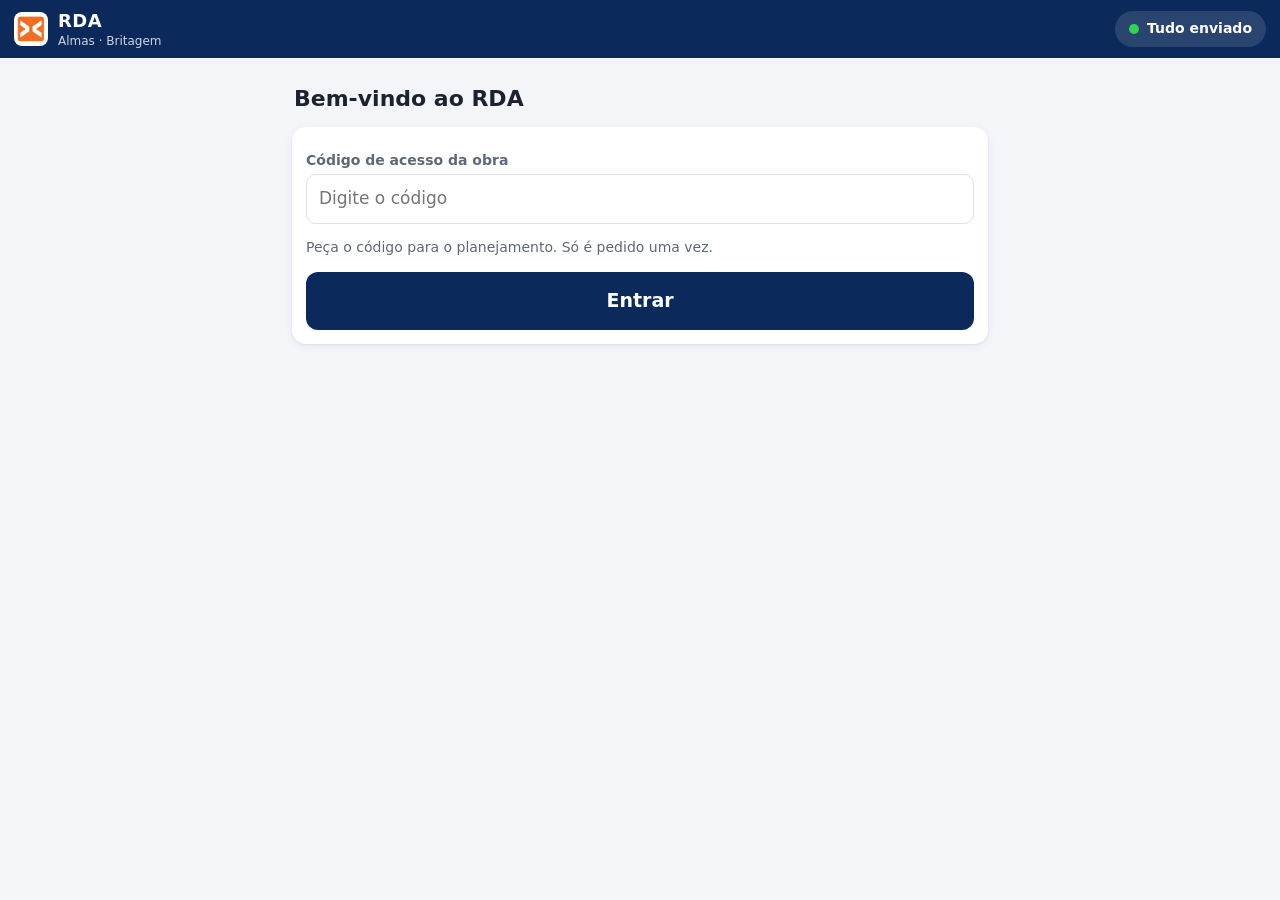
<file: index.html>
<!DOCTYPE html>
<html lang="pt-BR">
<head>
<meta charset="utf-8">
<meta name="viewport" content="width=device-width, initial-scale=1, viewport-fit=cover">
<meta name="theme-color" content="#0b2a5b">
<meta name="apple-mobile-web-app-capable" content="yes">
<meta name="mobile-web-app-capable" content="yes">
<meta name="apple-mobile-web-app-title" content="RDA Almas">
<meta name="apple-mobile-web-app-status-bar-style" content="black-translucent">
<title>RDA Almas</title>
<link rel="manifest" href="manifest.webmanifest">
<link rel="icon" href="icon-192.png">
<link rel="apple-touch-icon" href="icon-192.png">
<link rel="preconnect" href="https://fonts.googleapis.com"><link rel="preconnect" href="https://fonts.gstatic.com" crossorigin>
<link rel="stylesheet" href="https://fonts.googleapis.com/css2?family=Caveat:wght@600&family=Dancing+Script:wght@600&family=Great+Vibes&display=swap">
<link rel="stylesheet" href="style.css">
</head>
<body>
<header id="topbar">
  <div class="brand"><img src="icon-192.png" alt=""><div><b>RDA</b><small id="topsub">Almas · Britagem</small></div></div>
  <div style="display:flex;align-items:center;gap:8px"><button id="bell" class="bell hidden" type="button" aria-label="Avisos">🔔<span id="bellcount" class="hidden">0</span></button><button id="syncpill" class="pill" type="button"><span class="dot"></span><span id="synctext">…</span></button></div>
</header>
<main id="app"></main>
<div id="sheet" class="sheet hidden"><div class="sheet-bg"></div><div class="sheet-body" id="sheetbody"></div></div>
<div id="toast" class="toast hidden"></div>
<script src="config.js"></script>
<script src="db.js"></script>
<script src="pdf.js"></script>
<script src="admin.js"></script>
<script src="app.js"></script>
<script>
if ('serviceWorker' in navigator) {
  window.addEventListener('load', function () { navigator.serviceWorker.register('sw.js').catch(function(){}); });
}
</script>
</body>
</html>
</file>
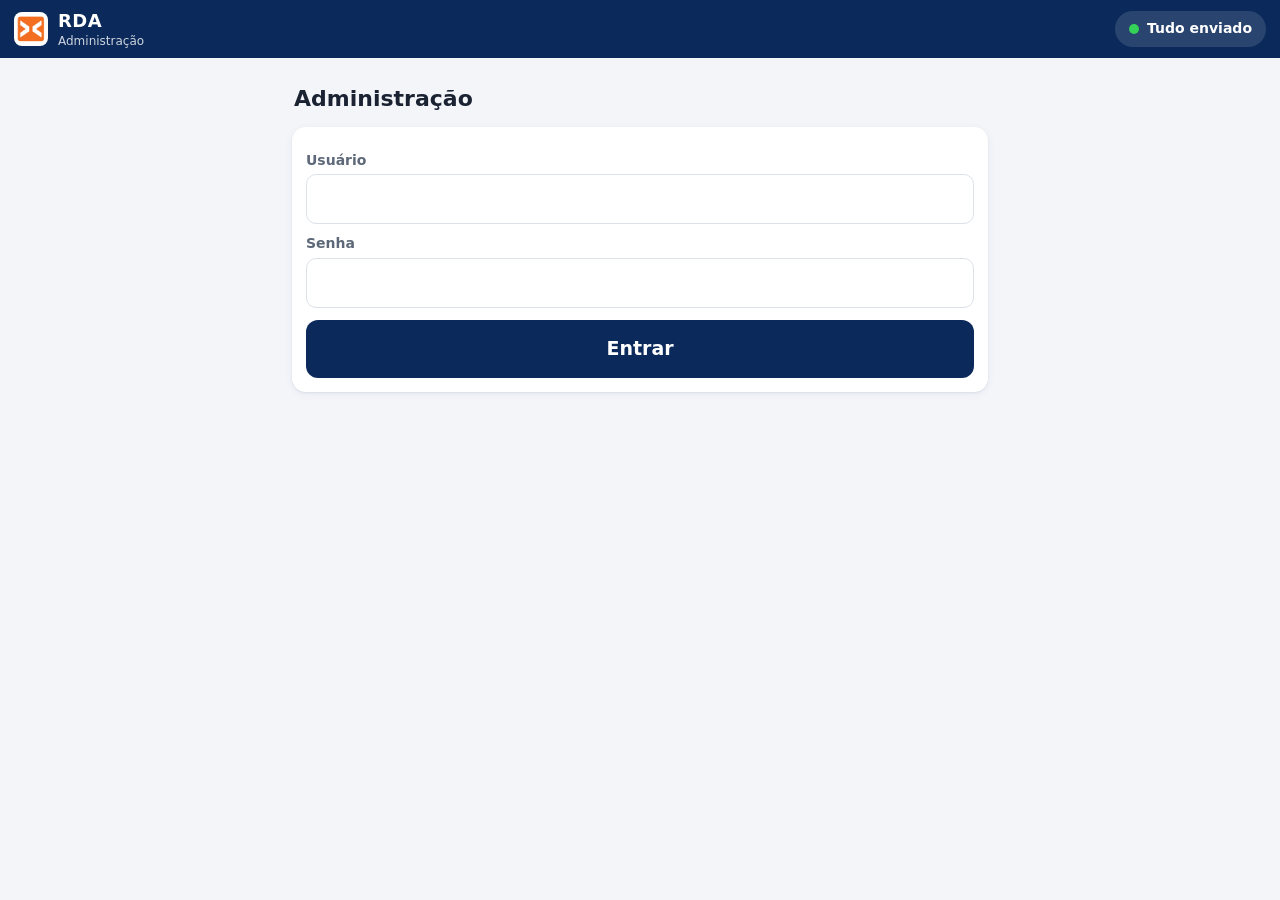
<file: admin.html>
<!DOCTYPE html>
<html lang="pt-BR">
<head>
<meta charset="utf-8">
<meta name="viewport" content="width=device-width, initial-scale=1, viewport-fit=cover">
<meta name="theme-color" content="#0b2a5b">
<meta name="apple-mobile-web-app-capable" content="yes">
<meta name="mobile-web-app-capable" content="yes">
<meta name="apple-mobile-web-app-title" content="RDA Admin">
<meta name="apple-mobile-web-app-status-bar-style" content="black-translucent">
<title>RDA Admin</title>
<link rel="manifest" href="manifest-admin.webmanifest">
<link rel="icon" href="icon-192.png">
<link rel="apple-touch-icon" href="icon-192.png">
<link rel="preconnect" href="https://fonts.googleapis.com"><link rel="preconnect" href="https://fonts.gstatic.com" crossorigin>
<link rel="stylesheet" href="https://fonts.googleapis.com/css2?family=Caveat:wght@600&family=Dancing+Script:wght@600&family=Great+Vibes&display=swap">
<link rel="stylesheet" href="style.css">
</head>
<body>
<header id="topbar">
  <div class="brand"><img src="icon-192.png" alt=""><div><b>RDA</b><small id="topsub">Almas · Britagem</small></div></div>
  <div style="display:flex;align-items:center;gap:8px"><button id="bell" class="bell hidden" type="button" aria-label="Avisos">🔔<span id="bellcount" class="hidden">0</span></button><button id="syncpill" class="pill" type="button"><span class="dot"></span><span id="synctext">…</span></button></div>
</header>
<main id="app"></main>
<div id="sheet" class="sheet hidden"><div class="sheet-bg"></div><div class="sheet-body" id="sheetbody"></div></div>
<div id="toast" class="toast hidden"></div>
<script>if (location.hash !== '#admin') history.replaceState(null, '', location.pathname + location.search + '#admin');</script>
<script src="config.js"></script>
<script src="db.js"></script>
<script src="pdf.js"></script>
<script src="admin.js"></script>
<script src="app.js"></script>
<script>
if ('serviceWorker' in navigator) {
  window.addEventListener('load', function () { navigator.serviceWorker.register('sw.js').catch(function(){}); });
}
</script>
</body>
</html>
</file>
<file: style.css>
:root{
  --navy:#0b2a5b; --navy2:#16407f; --orange:#f26f21; --bg:#f3f5f9; --card:#fff; --ink:#1b2333; --muted:#5d6878;
  --line:#dde2ea; --ok:#1e8e3e; --bad:#d93025; --warn:#e8710a; --r:14px;
  --safe-b: env(safe-area-inset-bottom, 0px);
}
*{box-sizing:border-box;-webkit-tap-highlight-color:transparent}
html,body{margin:0;background:var(--bg);color:var(--ink);font:17px/1.4 system-ui,-apple-system,"Segoe UI",Roboto,Arial,sans-serif}
button,input,select,textarea{font:inherit;color:inherit}
input,select,textarea{width:100%;padding:12px 12px;border:1.5px solid var(--line);border-radius:10px;background:#fff;min-height:48px}
input:focus,select:focus,textarea:focus{outline:none;border-color:var(--navy2);box-shadow:0 0 0 3px #16407f22}
textarea{min-height:84px;resize:vertical}
label.f{display:block;font-size:14px;font-weight:600;color:var(--muted);margin:10px 0 4px}
.hidden{display:none!important}

#topbar{position:sticky;top:0;z-index:20;display:flex;align-items:center;justify-content:space-between;gap:10px;
  padding:calc(8px + env(safe-area-inset-top,0px)) 14px 8px;background:var(--navy);color:#fff}
.brand{display:flex;align-items:center;gap:10px}
.brand img{width:34px;height:34px;border-radius:8px;background:#fff}
.brand b{display:block;font-size:18px;letter-spacing:.5px}
.brand small{display:block;font-size:12px;opacity:.8}
.pill{display:flex;align-items:center;gap:8px;border:0;border-radius:99px;padding:8px 14px;background:#ffffff1f;color:#fff;font-size:14px;font-weight:600}
.pill .dot{width:10px;height:10px;border-radius:50%;background:#9aa4b2}
.pill.on .dot{background:#34d058}.pill.off .dot{background:#ffb020}.pill.busy .dot{background:#5ab0ff;animation:pulse 1s infinite}
@keyframes pulse{50%{opacity:.3}}

main{max-width:720px;margin:0 auto;padding:14px 12px calc(110px + var(--safe-b))}
h1{font-size:22px;margin:6px 2px 12px}
h2{font-size:18px;margin:0}
.card{background:var(--card);border-radius:var(--r);padding:14px;margin:0 0 14px;box-shadow:0 1px 2px #0b2a5b14,0 2px 10px #0b2a5b0d}
.card-h{display:flex;align-items:center;justify-content:space-between;gap:8px;margin-bottom:10px}
.card-h .n{display:inline-grid;place-items:center;width:28px;height:28px;border-radius:8px;background:var(--navy);color:#fff;font-size:15px;font-weight:700;margin-right:8px}
.card-h h2{display:flex;align-items:center}
.muted{color:var(--muted)} .small{font-size:14px}
.row{display:flex;gap:10px}.row>*{flex:1}
.grid2{display:grid;grid-template-columns:1fr 1fr;gap:10px}

.btn{display:inline-flex;align-items:center;justify-content:center;gap:8px;min-height:50px;padding:0 18px;border-radius:12px;border:0;
  background:var(--navy);color:#fff;font-weight:700;font-size:17px;cursor:pointer}
.btn.big{min-height:58px;font-size:19px;width:100%}
.btn.orange{background:var(--orange)} .btn.ghost{background:#eef1f6;color:var(--navy)} .btn.danger{background:#fde7e5;color:var(--bad)}
.btn.ok{background:var(--ok)} .btn.sm{min-height:40px;padding:0 12px;font-size:15px;border-radius:10px}
.btn:disabled{opacity:.5}
.btn.block{width:100%}
.link{background:none;border:0;color:var(--navy2);font-weight:700;padding:6px 0;text-decoration:underline;cursor:pointer}

/* lista de nomes */
.search{position:relative;margin-bottom:12px}
.search input{padding-left:44px;font-size:18px}
.search:before{content:"🔍";position:absolute;left:14px;top:12px;font-size:18px;opacity:.6}
.namelist button{display:flex;width:100%;text-align:left;align-items:center;justify-content:space-between;gap:10px;padding:14px;margin-bottom:8px;
  border:1.5px solid var(--line);border-radius:12px;background:#fff;min-height:62px}
.namelist b{display:block;font-size:17px}.namelist small{color:var(--muted)}
.tag{display:inline-block;font-size:12px;font-weight:700;padding:3px 8px;border-radius:6px;background:#eef1f6;color:var(--navy)}

/* cabeçalho do RDA */
.rdahead{background:linear-gradient(135deg,var(--navy),var(--navy2));color:#fff;border-radius:var(--r);padding:16px;margin-bottom:14px}
.rdahead .num{font-size:14px;opacity:.85;font-weight:600;letter-spacing:.3px}
.rdahead .who{font-size:21px;font-weight:800;margin:2px 0}
.rdahead .meta{font-size:14px;opacity:.9}
.rdahead .daybar{display:flex;align-items:center;gap:8px;margin-top:12px}
.rdahead .daybar button{background:#ffffff26;border:0;color:#fff;border-radius:10px;min-width:48px;min-height:48px;font-size:20px;font-weight:700}
.rdahead .daybar .d{flex:1;text-align:center;background:#ffffff1a;border-radius:10px;padding:8px;font-weight:700}
.rdahead .daybar .d small{display:block;font-weight:500;opacity:.85;font-size:13px}
.statebadge{display:inline-block;padding:4px 10px;border-radius:99px;font-size:13px;font-weight:700;background:#ffffff2b}
.statebadge.enviado{background:#34d058;color:#073b12}.statebadge.fila{background:#ffb020;color:#3d2600}

/* clima */
.clima{display:grid;grid-template-columns:72px 1fr 1fr 1fr;gap:6px;align-items:center}
.clima .lb{font-weight:700;font-size:15px}
.clima button{min-height:54px;border-radius:10px;border:1.5px solid var(--line);background:#fff;font-size:13px;font-weight:700;display:flex;flex-direction:column;align-items:center;justify-content:center;gap:1px}
.clima button i{font-style:normal;font-size:22px;line-height:1}
.clima button.sel{border-color:var(--navy);background:var(--navy);color:#fff}
.clima .hd{font-size:12px;text-align:center;color:var(--muted);font-weight:700}

/* equipe */
.teamsum{display:flex;flex-wrap:wrap;gap:6px;margin-bottom:10px}
.teamsum span{font-size:13px;font-weight:700;padding:4px 10px;border-radius:99px;background:#eef1f6}
.person{display:flex;align-items:center;gap:10px;padding:10px 0;border-top:1px solid var(--line)}
.person:first-of-type{border-top:0}
.person .pinfo{flex:1;min-width:0}
.person .pinfo b{display:block;font-size:16px;white-space:nowrap;overflow:hidden;text-overflow:ellipsis}
.person .pinfo small{color:var(--muted);font-size:13px}
.person .hrs{font-size:14px;font-weight:700;color:var(--navy2);background:#eef3fb;border:0;border-radius:8px;padding:6px 8px;margin-top:4px}
.person .hrs.custom{background:#fff1e6;color:#a34600}
.stbtn{min-width:118px;min-height:46px;border-radius:10px;border:0;color:#fff;font-weight:800;font-size:14px;padding:0 10px}
.person .rm{border:0;background:none;font-size:22px;color:#9aa4b2;width:36px;height:46px}

/* atividades */
.ativ{border:1.5px solid var(--line);border-radius:12px;padding:12px;margin-bottom:12px;background:#fbfcfe}
.ativ .ah{display:flex;align-items:center;justify-content:space-between;margin-bottom:6px}
.ativ .ah b{color:var(--navy)}
.ativ .prog{font-size:13px;background:#e8f5ec;color:#11602a;border-radius:8px;padding:6px 8px;margin-bottom:6px;font-weight:600}
.photos{display:flex;flex-wrap:wrap;gap:8px;margin-top:10px}
.photos .ph{position:relative;width:86px;height:86px;border-radius:10px;overflow:hidden;background:#dde2ea}
.photos .ph img{width:100%;height:100%;object-fit:cover}
.photos .ph button{position:absolute;top:3px;right:3px;width:26px;height:26px;border-radius:50%;border:0;background:#000a;color:#fff;font-size:14px}
.photos .add{width:86px;height:86px;border-radius:10px;border:2px dashed #b6c0cf;display:flex;flex-direction:column;align-items:center;justify-content:center;color:var(--navy);font-weight:700;font-size:13px;background:#fff;cursor:pointer}
.photos .add i{font-style:normal;font-size:26px}
.chk{display:flex;align-items:center;gap:10px;margin-top:8px;font-weight:600}
.chk input{width:26px;height:26px;min-height:0}

/* programação */
.week{display:flex;gap:6px;overflow-x:auto;padding-bottom:4px;margin-bottom:8px}
.week button{flex:0 0 auto;min-width:56px;border:1.5px solid var(--line);background:#fff;border-radius:10px;padding:6px 4px;font-size:13px;font-weight:700}
.week button.sel{background:var(--navy);color:#fff;border-color:var(--navy)}
.week button small{display:block;font-weight:500}
.pitem{display:flex;gap:10px;align-items:center;padding:10px;border-radius:10px;margin-bottom:6px;background:#f6f8fb}
.pitem .ic{width:34px;height:34px;flex:0 0 34px;border-radius:50%;display:grid;place-items:center;font-weight:900;background:#e3e8f0;color:#5d6878}
.pitem.done{background:#e8f5ec}.pitem.done .ic{background:var(--ok);color:#fff}
.pitem.part{background:#fff4e5}.pitem.part .ic{background:var(--warn);color:#fff}
.pitem .tx{flex:1;min-width:0}.pitem .tx b{display:block;font-size:15px}.pitem .tx small{color:var(--muted)}
.progbar{height:10px;border-radius:99px;background:#e3e8f0;overflow:hidden;margin:4px 0 12px}.progbar div{height:100%;background:var(--ok)}

/* autocomplete */
.ac{position:relative}
.ac-list{position:absolute;z-index:10;left:0;right:0;top:100%;background:#fff;border:1.5px solid var(--navy2);border-radius:10px;max-height:260px;overflow:auto;box-shadow:0 8px 24px #0003}
.ac-list button{display:block;width:100%;text-align:left;border:0;border-bottom:1px solid var(--line);background:#fff;padding:12px}
.ac-list button small{display:block;color:var(--muted)}
.eqrow{border:1.5px solid var(--line);border-radius:12px;padding:10px;margin-bottom:10px;position:relative}
.eqrow .x{position:absolute;right:6px;top:6px;border:0;background:none;font-size:20px;color:#9aa4b2;width:36px;height:36px}

/* assinatura */
.sigbox{border:2px dashed #b6c0cf;border-radius:12px;min-height:120px;display:flex;align-items:center;justify-content:center;background:#fff;cursor:pointer}
.sigbox img{max-width:100%;max-height:140px}
.sigpad{width:100%;height:240px;border:2px solid var(--navy2);border-radius:12px;background:#fff;touch-action:none;display:block}

/* barra inferior */
.bottombar{position:fixed;left:0;right:0;bottom:0;z-index:15;background:#fff;border-top:1px solid var(--line);padding:10px 12px calc(10px + var(--safe-b));display:flex;gap:10px;justify-content:center}
.bottombar .btn{flex:1;max-width:350px}

/* bottom sheet */
.sheet{position:fixed;inset:0;z-index:50}
.sheet-bg{position:absolute;inset:0;background:#0008}
.sheet-body{position:absolute;left:0;right:0;bottom:0;max-height:90vh;overflow:auto;background:#fff;border-radius:18px 18px 0 0;padding:16px 14px calc(18px + var(--safe-b));max-width:720px;margin:0 auto}
.sheet-body h3{margin:0 0 12px;font-size:19px}
.stgrid{display:grid;grid-template-columns:1fr 1fr;gap:8px}
.stgrid button{min-height:58px;border-radius:12px;border:0;color:#fff;font-weight:800;font-size:15px}
.stgrid button.cur{outline:4px solid #0b2a5b55;outline-offset:2px}

.toast{position:fixed;left:50%;bottom:calc(96px + var(--safe-b));transform:translateX(-50%);background:#1b2333;color:#fff;padding:12px 18px;border-radius:12px;z-index:60;font-weight:600;max-width:92vw;text-align:center}
.alert{background:#fff4e5;border:1.5px solid #ffcc80;border-radius:12px;padding:12px;margin-bottom:12px;font-size:15px}
.alert.ok{background:#e8f5ec;border-color:#9ad3a9}
.alert.bad{background:#fde7e5;border-color:#f3a59e}
.empty{color:var(--muted);text-align:center;padding:10px;font-size:15px}
.hist button{display:flex;width:100%;justify-content:space-between;align-items:center;border:0;border-bottom:1px solid var(--line);background:none;padding:12px 2px;text-align:left}

/* admin */
.tabs{display:flex;gap:6px;margin-bottom:12px;overflow-x:auto}
.tabs button{border:0;border-radius:10px;padding:10px 14px;background:#e3e8f0;font-weight:700;white-space:nowrap}
.tabs button.sel{background:var(--navy);color:#fff}
table.ctl{border-collapse:collapse;width:100%;font-size:14px;background:#fff}
table.ctl th,table.ctl td{border:1px solid var(--line);padding:6px;text-align:center}
table.ctl th{background:#eef1f6;position:sticky;top:0}
table.ctl td.nm{text-align:left;white-space:nowrap;font-weight:600}
table.ctl td.ok{background:#e8f5ec;color:#11602a;font-weight:700;cursor:pointer}
table.ctl td.pend{background:#fde7e5;color:var(--bad);font-weight:800}
table.ctl td.na{color:#b6c0cf}
.tablewrap{overflow:auto;max-height:70vh;border-radius:10px;border:1px solid var(--line)}
.kpis{display:grid;grid-template-columns:repeat(3,1fr);gap:8px;margin-bottom:12px}
.kpis div{background:#fff;border-radius:12px;padding:10px;text-align:center;box-shadow:0 1px 2px #0002}
.kpis b{display:block;font-size:26px;color:var(--navy)}
.kpis small{color:var(--muted);font-size:13px}
.rdaline{display:flex;align-items:center;gap:10px;padding:10px 0;border-bottom:1px solid var(--line)}
.rdaline .tx{flex:1;min-width:0}.rdaline .tx b{display:block;font-size:15px}.rdaline .tx small{color:var(--muted)}
@media (min-width:760px){ main{padding-top:20px} }

/* rodada 2 */
.hebig{display:flex;align-items:center;gap:12px;width:100%;border:0;border-radius:16px;padding:14px 16px;margin:0 0 14px;cursor:pointer;
  background:linear-gradient(135deg,#f26f21,#ff9a3c);color:#fff;text-align:left;box-shadow:0 4px 14px #f26f2155}
.hebig .ic{font-size:30px;width:48px;height:48px;border-radius:12px;background:#ffffff33;display:grid;place-items:center;flex:0 0 48px}
.hebig .tx{flex:1;min-width:0}.hebig .tx b{display:block;font-size:19px;letter-spacing:.5px}.hebig .tx small{display:block;font-size:14px;opacity:.95;font-weight:600}
.hebig .go{font-size:30px;font-weight:800}
.bell{position:relative;border:0;background:#ffffff1f;border-radius:99px;width:40px;height:40px;font-size:19px;cursor:pointer}
.bell span{position:absolute;top:-3px;right:-3px;min-width:20px;height:20px;border-radius:99px;background:#ff3b30;color:#fff;font-size:12px;font-weight:800;display:grid;place-items:center;padding:0 5px}
.chips{display:flex;flex-wrap:wrap;gap:6px;margin:6px 0}
.chips button{border:1.5px solid var(--line);background:#fff;border-radius:99px;padding:8px 12px;font-weight:700;font-size:14px}
.chips button.sel{background:var(--navy);color:#fff;border-color:var(--navy)}
.pick{display:block;width:100%;text-align:left;border:1.5px solid var(--line);background:#fff;border-radius:10px;padding:12px;font-size:15px;font-weight:600;color:inherit}
.pick.sm{display:inline-block;width:auto;padding:8px 12px;font-size:14px;color:var(--navy);border-style:dashed}
.rbox{display:flex;flex-wrap:wrap;gap:6px;align-items:center}
.rchip{display:inline-flex;align-items:center;gap:6px;background:#eef3fb;border:1px solid #c9d7ee;border-radius:99px;padding:6px 6px 6px 10px;font-size:13px;font-weight:700;color:var(--navy)}
.rchip button{border:0;background:#fff;border-radius:50%;width:22px;height:22px;font-size:12px;line-height:22px;padding:0;color:var(--bad)}
.rlist{max-height:52vh;overflow:auto;border:1px solid var(--line);border-radius:10px}
.rlist button{display:block;width:100%;text-align:left;border:0;border-bottom:1px solid var(--line);background:#fff;padding:11px 12px;font-size:14px}
.rlist button.on{background:#e8f5e9}
.rlist button small{display:block;color:var(--muted);font-weight:400;margin-top:2px}

.hebig.armbig{background:linear-gradient(135deg,#00695c,#26a69a);box-shadow:0 4px 14px #00695c55}
</file>
